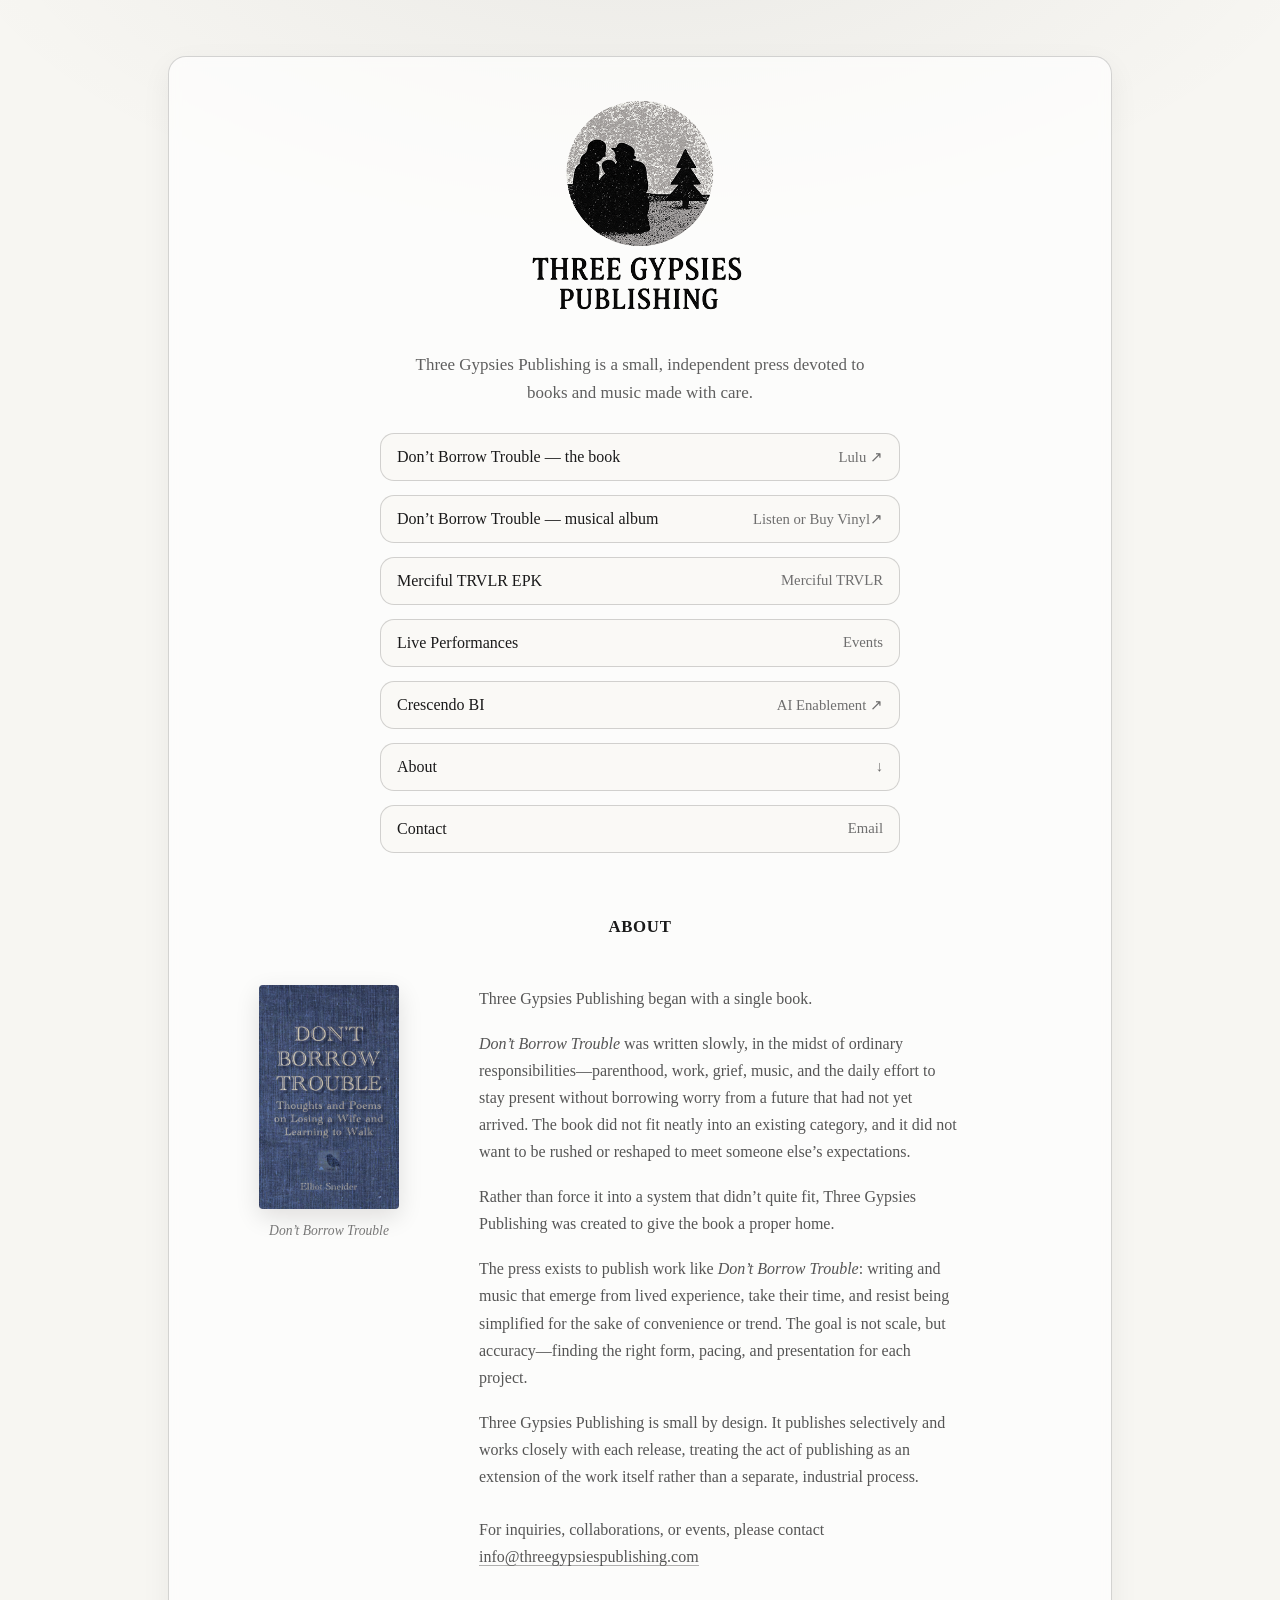
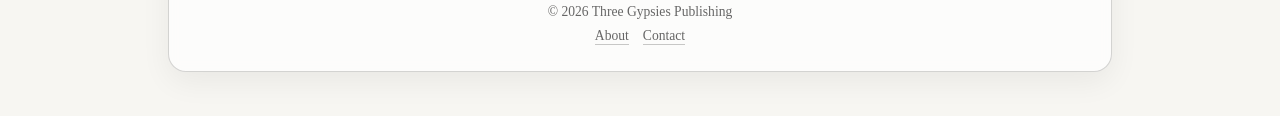
<file: index.html>
<!DOCTYPE html>
<html lang="en">
<head>
  <meta charset="UTF-8" />
  <meta name="viewport" content="width=device-width, initial-scale=1" />

  <title>Three Gypsies Publishing</title>
  <link rel="icon" type="image/png" href="/3gypsies3_favicon.png">
  <meta name="description" content="Three Gypsies Publishing is a small, independent press devoted to books and music made with care." />

  <!-- Optional: nicer link previews when you text/share the site -->
  <meta property="og:title" content="Three Gypsies Publishing" />
  <meta property="og:description" content="Books and music made with care." />
  <meta property="og:type" content="website" />
  <!-- If your logo is publicly accessible, you can set og:image later -->
  <!-- <meta property="og:image" content="https://threegypsiespublishing.com/3gypsiestransparent_store.png" /> -->

  <link rel="stylesheet" href="styles.css">

</head>

<body>
  <main class="container">
    <div class="card">
      <header>
        <img src="3gypsiestransparent_store.png" alt="Three Gypsies Publishing logo" class="logo" />
        <p class="tagline">
          Three Gypsies Publishing is a small, independent press devoted to books and music made with care.
        </p>
      </header>

      <nav class="links" aria-label="Primary links">
        <a class="button" href="https://www.lulu.com/shop/elliot-sneider/dont-borrow-trouble/paperback/product-gjd8j7k.html?q=elliot+sneider&page=1&pageSize=4" target="_blank" rel="noopener">
          <span>Don’t Borrow Trouble — the book</span>
          <span class="hint">Lulu ↗</span>
        </a>

        <a class="button" href="https://mercifultrvlr.bandcamp.com/album/dont-borrow-trouble" target="_blank" rel="noopener">
          <span>Don’t Borrow Trouble — musical album</span>
          <span class="hint">Listen or Buy Vinyl↗</span>
        </a>

        <a class="button" href="dbt-epk.html">
          <span>Merciful TRVLR EPK</span>
          <span class="hint">Merciful TRVLR</span>
        </a>
<a class="button" href="performances.html" target="_blank" rel="noopener">
          <span>Live Performances</span>
          <span class="hint">Events</span>
        </a>
<a class="button" href="https://crescendo-bi.com/" target="_blank" rel="noopener">
  <span>Crescendo BI</span>
  <span class="hint">AI Enablement ↗</span>
</a>
<a class="button" href="#about">
          <span>About</span>
          <span class="hint">↓</span>
        </a>
        <a class="button" href="mailto:info@threegypsiespublishing.com">
          <span>Contact</span>
          <span class="hint">Email</span>
        </a>
       
      </nav>

<section id="about" class="about">
  <h2>About</h2>

  <div class="about-grid">
    <!-- Book image -->
    <figure class="about-image book">
      <img src="books_img/dbt-book-cover.jpg" alt="Cover of Don’t Borrow Trouble" />
      <figcaption>
        <em>Don’t Borrow Trouble</em>
      </figcaption>
    </figure>

    <!-- Text -->
    <div class="about-text">
      <p>
        Three Gypsies Publishing began with a single book.
      </p>

      <p>
        <em>Don’t Borrow Trouble</em> was written slowly, in the midst of ordinary responsibilities—parenthood, work, grief, music, and the daily effort to stay present without borrowing worry from a future that had not yet arrived. The book did not fit neatly into an existing category, and it did not want to be rushed or reshaped to meet someone else’s expectations.
      </p>

      <p>
        Rather than force it into a system that didn’t quite fit, Three Gypsies Publishing was created to give the book a proper home.
      </p>

      <p>
        The press exists to publish work like <em>Don’t Borrow Trouble</em>: writing and music that emerge from lived experience, take their time, and resist being simplified for the sake of convenience or trend. The goal is not scale, but accuracy—finding the right form, pacing, and presentation for each project.
      </p>

      <p>
        Three Gypsies Publishing is small by design. It publishes selectively and works closely with each release, treating the act of publishing as an extension of the work itself rather than a separate, industrial process.
      </p>

      <p class="about-contact">
        For inquiries, collaborations, or events, please contact<br />
        <a href="mailto:info@threegypsiespublishing.com">info@threegypsiespublishing.com</a>
      </p>
    </div>

    <!-- Author image -->
   
  </div>
</section>
      <footer>
        © <span id="year"></span> Three Gypsies Publishing
        <div class="footer-links">
          <a href="#about">About</a>
          <a href="mailto:info@threegypsiespublishing.com">Contact</a>
        </div>
      </footer>
    </div>
  </main>

  <script>
    // small polish: keep the copyright current
    document.getElementById("year").textContent = new Date().getFullYear();
  </script>
</body>
</html>
</file>
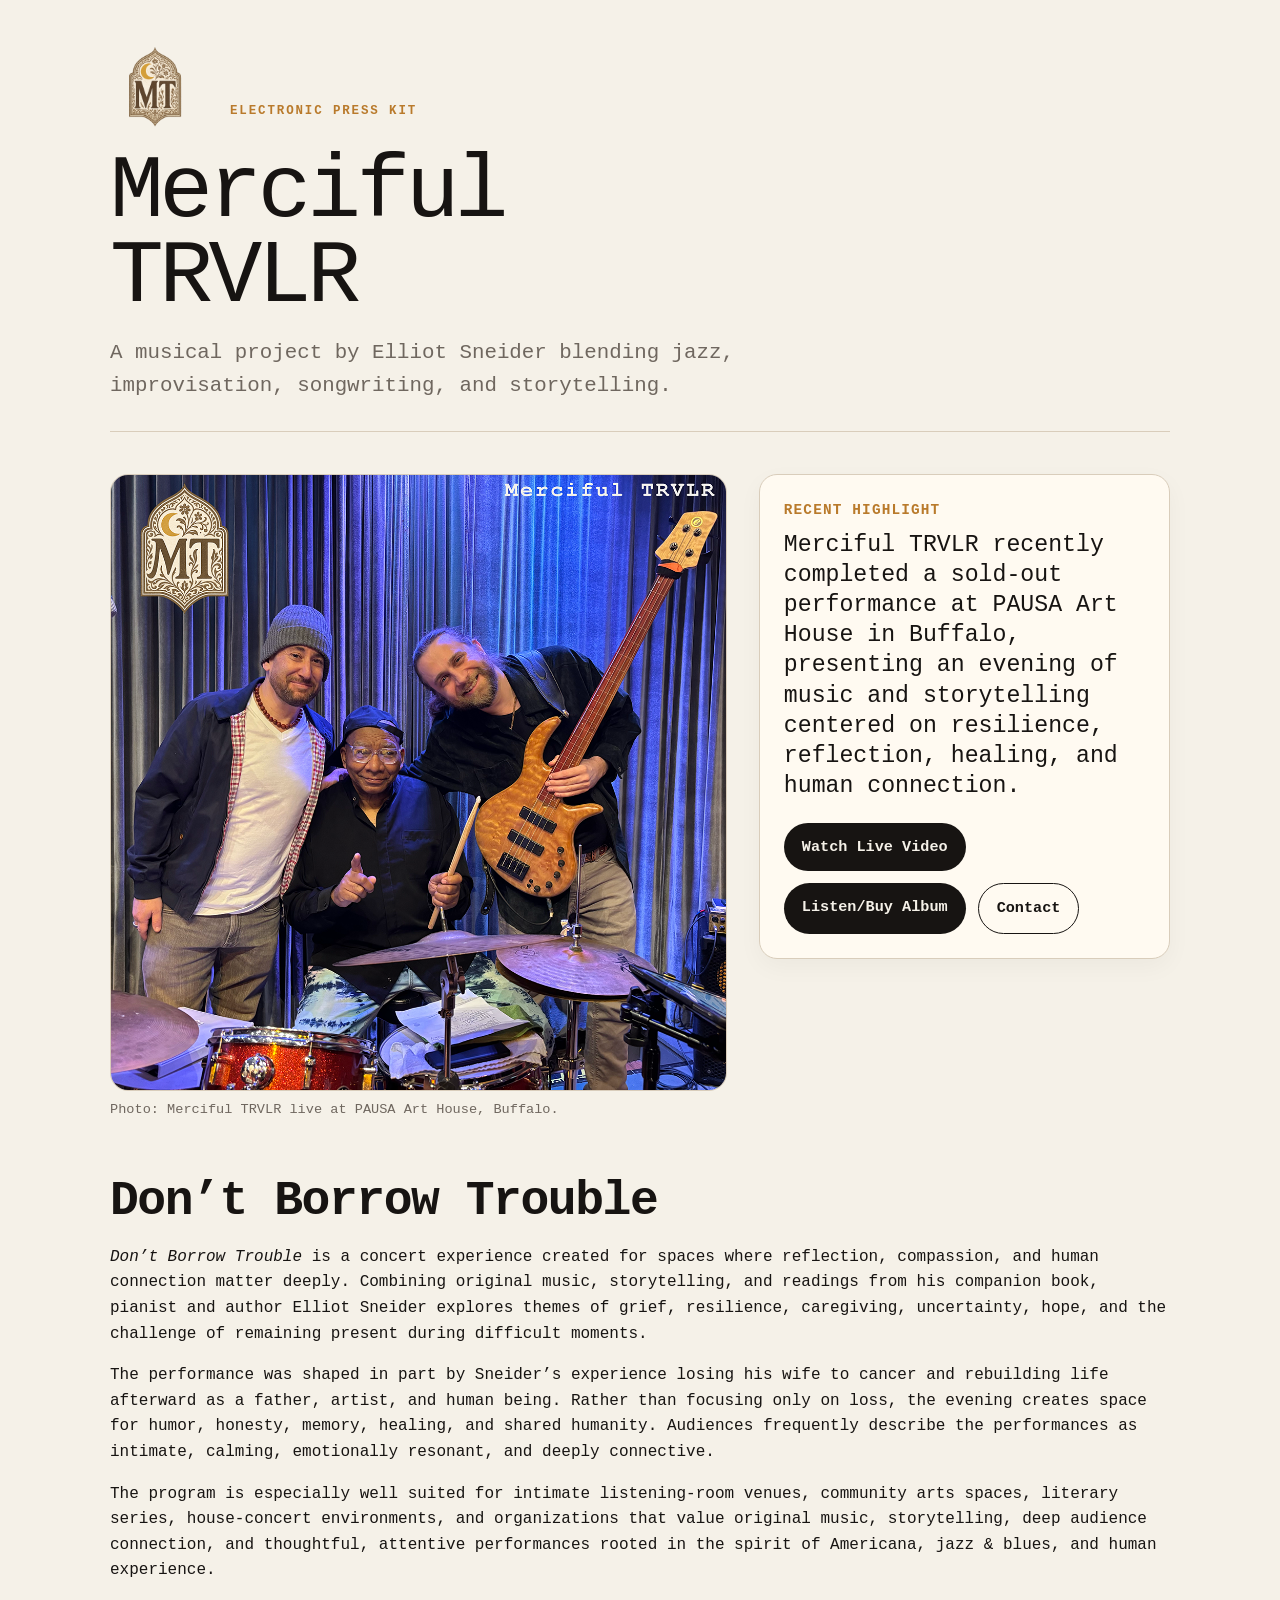
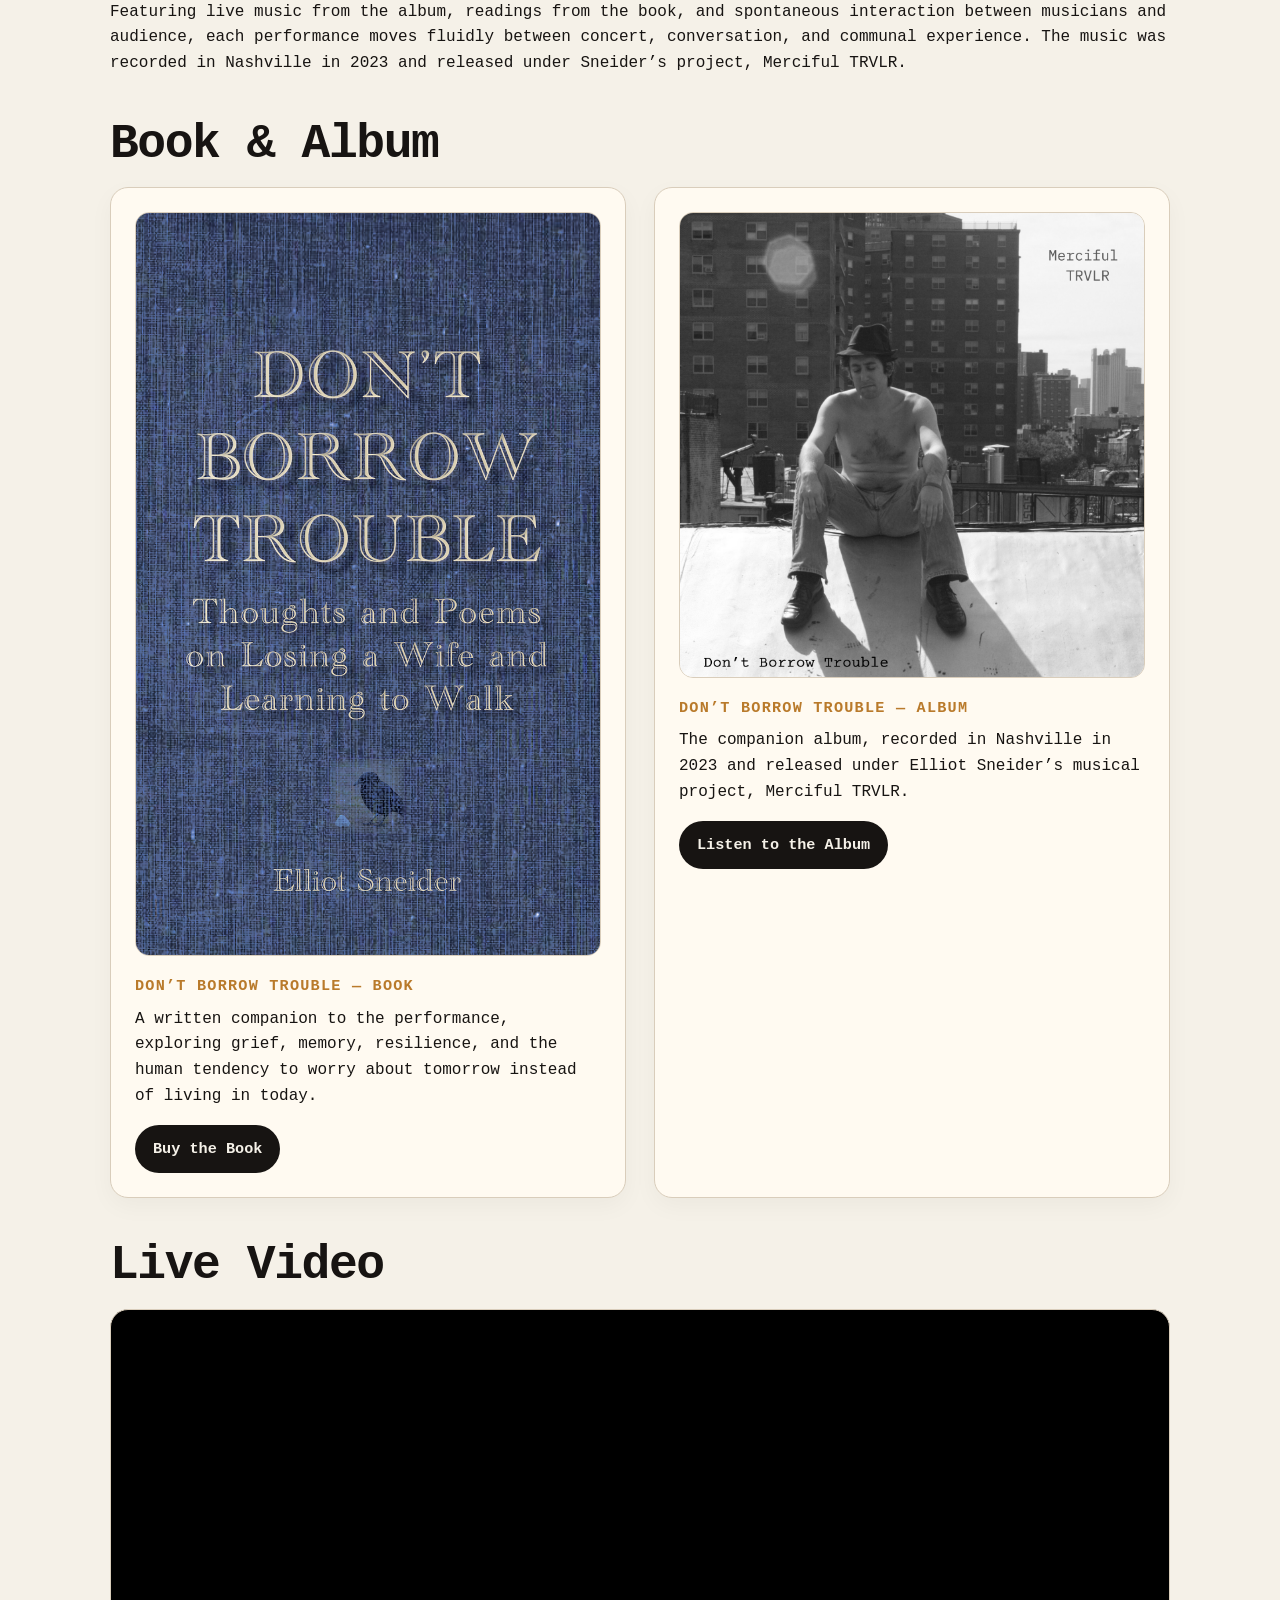
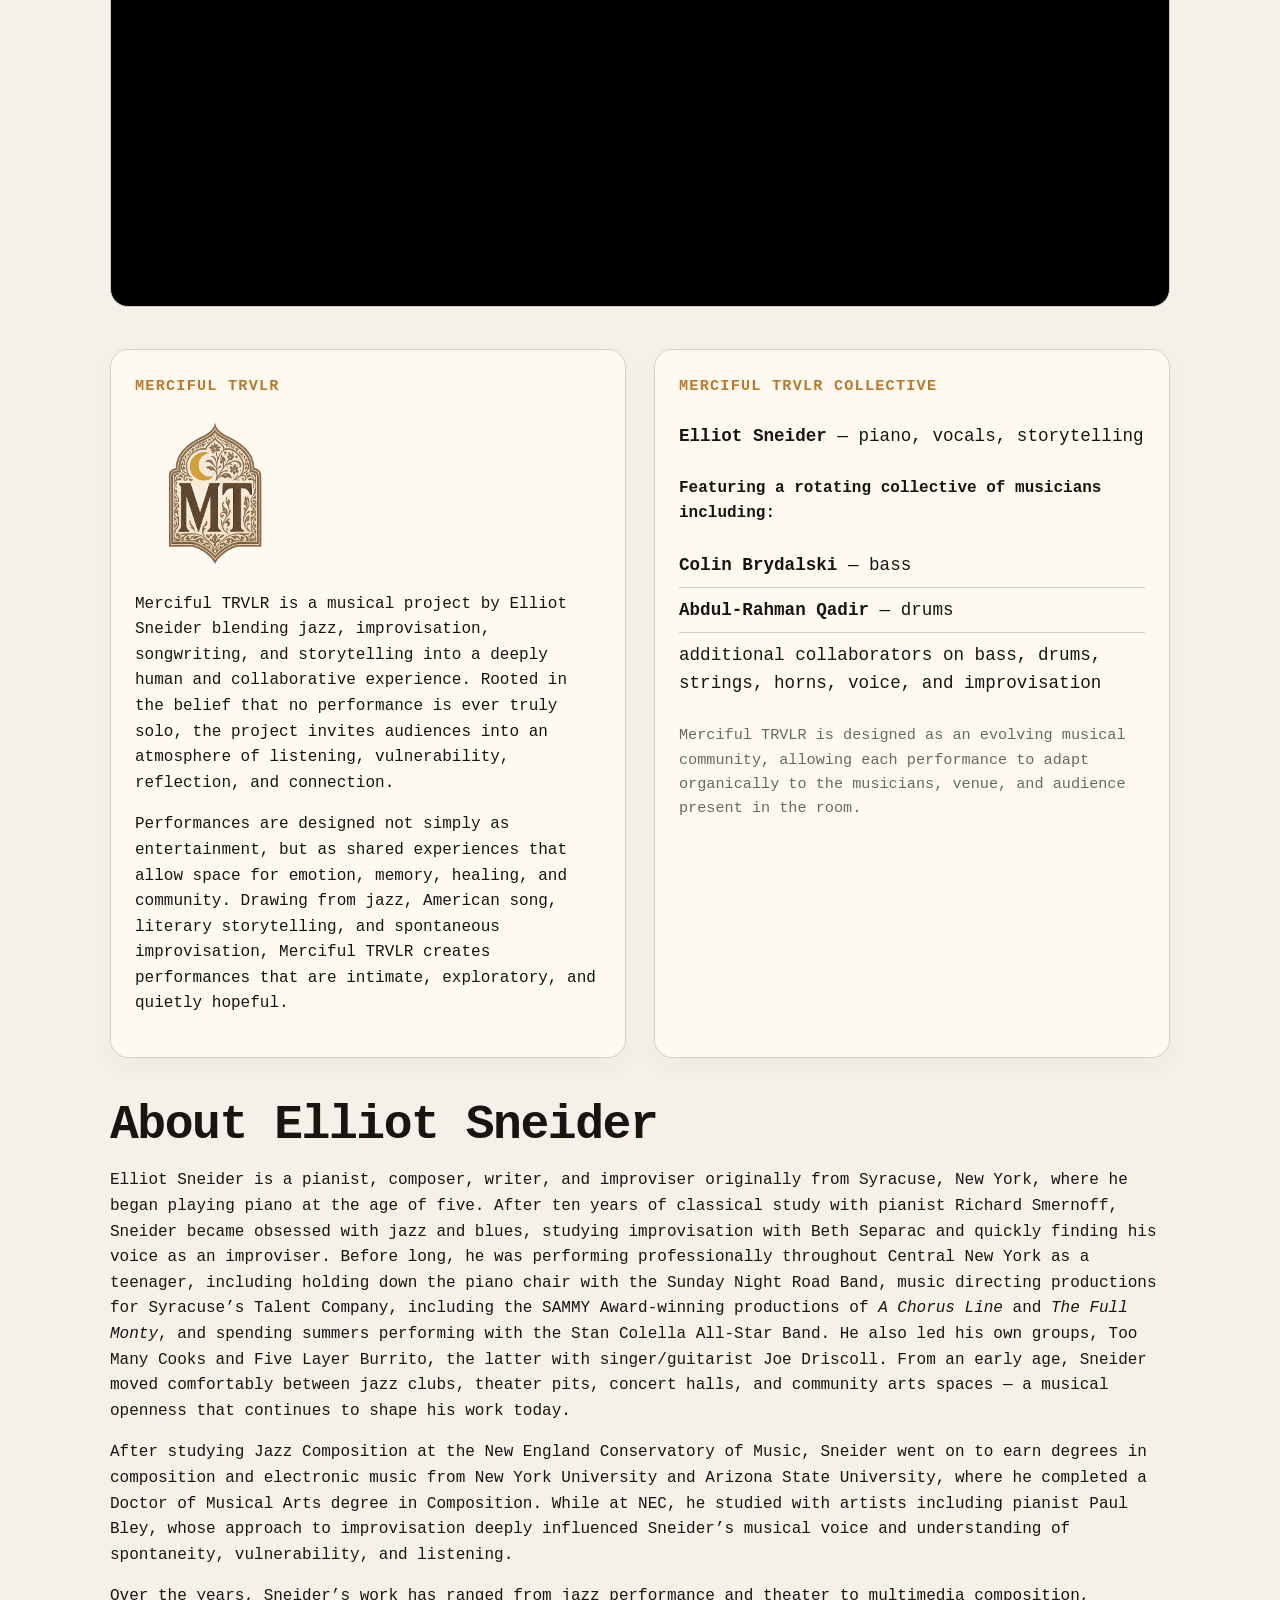
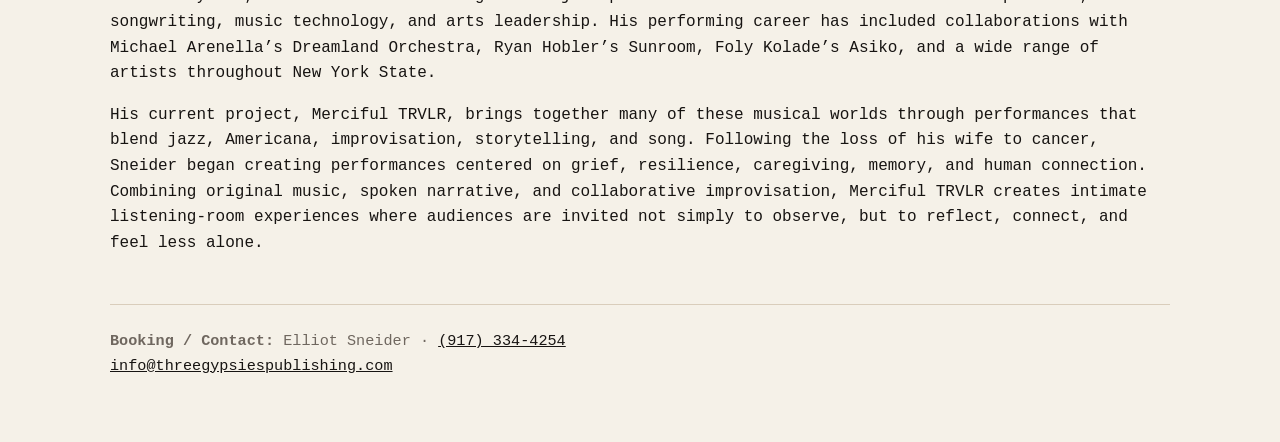
<file: dbt-epk.html>
<!DOCTYPE html>
<html lang="en">
<head>
  <meta charset="UTF-8" />
  <meta name="viewport" content="width=device-width, initial-scale=1.0" />
  <title>Merciful TRVLR | Don’t Borrow Trouble</title>
   <link rel="icon" type="image/png" href="/mt_music_img/merciful-trvlr-logo-fav.png">
<style>
    :root {
      --bg: #f5f1e8;
      --ink: #171412;
      --muted: #6f675f;
      --accent: #b97a2b;
      --card: #fffaf1;
      --line: #d9cdbb;
    }

    * {
      box-sizing: border-box;
    }

    body {
      margin: 0;
      font-family: Courier, sans-serif;
      background: var(--bg);
      color: var(--ink);
      line-height: 1.6;
    }

    .page {
      max-width: 1100px;
      margin: 0 auto;
      padding: 32px 20px 64px;
    }

header {

  position: relative;

  border-bottom: 1px solid var(--line);

  padding: 70px 0 28px;

  margin-bottom: 36px;

}

    .eyebrow {
      font-family: Courier, sans-serif;
      text-transform: uppercase;
      letter-spacing: 0.15em;
      font-size: 0.78rem;
      color: var(--accent);
      Margin-left: 120px;
	margin-bottom: 28px;
      font-weight: bold;
    }

    h1 {
        Magin-top: 10px;
font-family: 'IBM Plex Mono', monospace;

  font-weight: normal;
font-size: clamp(2.8rem, 7vw, 6rem);
      line-height: 0.95;
      margin: 0 0 16px;
      letter-spacing: -0.05em;
    }

    h2 {
      font-family: 'IBM Plex Mono', monospace;
font-size: clamp(1.7rem, 4vw, 3rem);
      line-height: 1.05;
      margin: 0 0 18px;
      letter-spacing: -0.03em;
    }

    h3 {
      font-family: 'IBM Plex Mono', monospace;
      text-transform: uppercase;
      letter-spacing: 0.08em;
      font-size: 0.95rem;
      margin-top: 0;
      color: var(--accent);
    }

    .subtitle {
      font-size: 1.3rem;
      color: var(--muted);
      max-width: 760px;
      margin: 0;
    }

    .hero-grid {
      display: grid;
      grid-template-columns: 1.2fr 0.8fr;
      gap: 32px;
      align-items: start;
      margin-bottom: 42px;
    }

    .hero-image {
      width: 100%;
      border-radius: 18px;
      border: 1px solid var(--line);
      display: block;
      background: #ddd;
    }

    .image-note {
      font-family: Courier, sans-serif;
      font-size: 0.85rem;
      color: var(--muted);
      margin-top: 8px;
    }

    .card {
      background: var(--card);
      border: 1px solid var(--line);
      border-radius: 18px;
      padding: 24px;
      box-shadow: 0 8px 24px rgba(0,0,0,0.04);
    }

    .highlight {
      font-family: Courier, sans-serif;
      font-weight: bold;
      text-transform: uppercase;
      letter-spacing: 0.08em;
      font-size: 0.9rem;
      color: var(--accent);
      margin-bottom: 8px;
    }

    .big-line {
      font-size: 1.45rem;
      line-height: 1.3;
      margin: 0;
    }

    section {
      margin: 42px 0;
    }

    .two-column {
      display: grid;
      grid-template-columns: 1fr 1fr;
      gap: 28px;
    }

    .video-wrapper {
      position: relative;
      width: 100%;
      padding-top: 56.25%;
      border-radius: 18px;
      overflow: hidden;
      border: 1px solid var(--line);
      background: #000;
    }

    .video-wrapper iframe {
      position: absolute;
      inset: 0;
      width: 100%;
      height: 100%;
      border: 0;
    }

    .band-list {
      list-style: none;
      padding: 0;
      margin: 0;
      font-size: 1.1rem;
    }

    .band-list li {
      padding: 8px 0;
      border-bottom: 1px solid var(--line);
    }

    .band-list li:last-child {
      border-bottom: 0;
    }

    .cta-row {
      display: flex;
      flex-wrap: wrap;
      gap: 12px;
      margin-top: 22px;
    }

    .button {
      display: inline-block;
      padding: 12px 18px;
      border-radius: 999px;
      font-family: Courier, sans-serif;
      font-size: 0.95rem;
      font-weight: bold;
      text-decoration: none;
      color: var(--bg);
      background: var(--ink);
    }

    .button.secondary {
      color: var(--ink);
      background: transparent;
      border: 1px solid var(--ink);
    }



.logo-mark {

  position: absolute;

  top: 10px;

  left: 0;

  max-width: 90px;

  width: 100%;

  height: auto;

  display: block;

}

    .band-logo-small {
      max-width: 160px;
      width: 100%;
      height: auto;
      display: block;
      margin: 0 0 18px;
    }

    .release-grid {
      display: grid;
      grid-template-columns: 1fr 1fr;
      gap: 28px;
    }

    .release-card img {
      width: 100%;
      border-radius: 14px;
      border: 1px solid var(--line);
      display: block;
      margin-bottom: 18px;
      background: #ddd;
    }

    .release-card h3 {
      margin-bottom: 8px;
    }

    .release-card p {
      margin-top: 0;
    }

    footer {
      border-top: 1px solid var(--line);
      margin-top: 48px;
      padding-top: 24px;
      font-family: Courier, sans-serif;
      color: var(--muted);
      font-size: 0.95rem;
    }

    footer a {
      color: var(--ink);
    }

    @media (max-width: 800px) {
      .logo-mark {
	max-width: 110px;
top: 18px;
}.hero-grid,
      .two-column,
      .release-grid {
        grid-template-columns: 1fr;
      }

      .page {
        padding-top: 22px;
      }
    }
  </style>
</head>
<body>
  <main class="page">
    <header>
      <img class="logo-mark" src="mt_music_img/merciful-trvlr-logo.png" alt="Merciful TRVLR logo" />
      <div class="eyebrow">Electronic Press Kit</div>
      <h1>Merciful<br> TRVLR</h1>
      <p class="subtitle">A musical project by Elliot Sneider blending jazz, improvisation, songwriting, and storytelling.</p>
    </header>

    <section class="hero-grid">
      <div>
        <img class="hero-image" src="mt_music_img/MT_Band_DBTRelease.png" alt="Merciful TRVLR performing live" />
        <p class="image-note">Photo: Merciful TRVLR live at PAUSA Art House, Buffalo.</p>
      </div>

      <aside class="card">
        <div class="highlight">Recent Highlight</div>
        <p class="big-line">Merciful TRVLR recently completed a sold-out performance at PAUSA Art House in Buffalo, presenting an evening of music and storytelling centered on resilience, reflection, healing, and human connection.</p>
        <div class="cta-row">
          <a class="button" href="https://youtu.be/ImE8EL6710U" target="_blank" rel="noopener">Watch Live Video</a>
          <a class="button" href="https://mercifultrvlr.bandcamp.com/album/dont-borrow-trouble" target="_blank" rel="noopener">Listen/Buy Album</a>
<a class="button secondary" href="mailto:info@threegypsiespublishing.com">Contact</a>
        </div>
      </aside>
    </section>

    <section>
      <h2>Don’t Borrow Trouble</h2>
      <p><em>Don’t Borrow Trouble</em> is a concert experience created for spaces where reflection, compassion, and human connection matter deeply. Combining original music, storytelling, and readings from his companion book, pianist and author Elliot Sneider explores themes of grief, resilience, caregiving, uncertainty, hope, and the challenge of remaining present during difficult moments.</p>
      <p>The performance was shaped in part by Sneider’s experience losing his wife to cancer and rebuilding life afterward as a father, artist, and human being. Rather than focusing only on loss, the evening creates space for humor, honesty, memory, healing, and shared humanity. Audiences frequently describe the performances as intimate, calming, emotionally resonant, and deeply connective.</p>
      <p>The program is especially well suited for intimate listening-room venues, community arts spaces, literary series, house-concert environments, and organizations that value original music, storytelling, deep audience connection, and thoughtful, attentive performances rooted in the spirit of Americana, jazz & blues, and human experience.</p>
      <p>Featuring live music from the album, readings from the book, and spontaneous interaction between musicians and audience, each performance moves fluidly between concert, conversation, and communal experience. The music was recorded in Nashville in 2023 and released under Sneider’s project, Merciful TRVLR.</p>
    </section>



    <section>
      <h2>Book &amp; Album</h2>
      <div class="release-grid">
        <div class="card release-card">
          <img src="books_img/dbt-book-cover.jpg" alt="Don’t Borrow Trouble book cover" />
          <h3>Don’t Borrow Trouble — Book</h3>
          <p>A written companion to the performance, exploring grief, memory, resilience, and the human tendency to worry about tomorrow instead of living in today.</p>
          <a class="button" href="https://www.lulu.com/shop/elliot-sneider/dont-borrow-trouble/paperback/product-gjd8j7k.html?q=elliot+sneider&page=1&pageSize=4" target="_blank" rel="noopener">Buy the Book</a>
        </div>

        <div class="card release-card">
          <img src="mt_music_img/dbt-album-cover.png" alt="Don’t Borrow Trouble album cover" />
          <h3>Don’t Borrow Trouble — Album</h3>
          <p>The companion album, recorded in Nashville in 2023 and released under Elliot Sneider’s musical project, Merciful TRVLR.</p>
          <a class="button" href="https://mercifultrvlr.hearnow.com/" target="_blank" rel="noopener">Listen to the Album</a>
        </div>
      </div>
    </section>

    <section>
      <h2>Live Video</h2>
      <div class="video-wrapper">
        <iframe src="https://www.youtube.com/embed/ImE8EL6710U" title="Merciful TRVLR live video" allow="accelerometer; autoplay; clipboard-write; encrypted-media; gyroscope; picture-in-picture; web-share" allowfullscreen></iframe>
      </div>
    </section>

    <section class="two-column">
      <div class="card">
        <h3>Merciful TRVLR</h3>
        <img class="band-logo-small" src="mt_music_img/merciful-trvlr-logo.png" alt="Merciful TRVLR logo" />
        <p>Merciful TRVLR is a musical project by Elliot Sneider blending jazz, improvisation, songwriting, and storytelling into a deeply human and collaborative experience. Rooted in the belief that no performance is ever truly solo, the project invites audiences into an atmosphere of listening, vulnerability, reflection, and connection.</p>
        <p>Performances are designed not simply as entertainment, but as shared experiences that allow space for emotion, memory, healing, and community. Drawing from jazz, American song, literary storytelling, and spontaneous improvisation, Merciful TRVLR creates performances that are intimate, exploratory, and quietly hopeful.</p>
      </div>

      <div class="card">
        <h3>Merciful TRVLR Collective</h3>
        <ul class="band-list">
          <li><strong>Elliot Sneider</strong> — piano, vocals, storytelling</li>
        </ul>

        <p style="margin-top:18px;"><strong>Featuring a rotating collective of musicians including:</strong></p>

        <ul class="band-list">
          <li><strong>Colin Brydalski</strong> — bass</li>
          <li><strong>Abdul-Rahman Qadir</strong> — drums</li>
          <li>additional collaborators on bass, drums, strings, horns, voice, and improvisation</li>
        </ul>

        <p style="margin-top:18px; color: var(--muted); font-size:0.95rem;">
          Merciful TRVLR is designed as an evolving musical community, allowing each performance to adapt organically to the musicians, venue, and audience present in the room.
        </p>
      </div>
    </section>

    <section>
      <h2>About Elliot Sneider</h2>
     <p>Elliot Sneider is a pianist, composer, writer, and improviser originally from Syracuse, New York, where he began playing piano at the age of five. After ten years of classical study with pianist Richard Smernoff, Sneider became obsessed with jazz and blues, studying improvisation with Beth Separac and quickly finding his voice as an improviser. Before long, he was performing professionally throughout Central New York as a teenager, including holding down the piano chair with the Sunday Night Road Band, music directing productions for Syracuse’s Talent Company, including the SAMMY Award-winning productions of <em>A Chorus Line</em> and <em>The Full Monty</em>, and spending summers performing with the Stan Colella All-Star Band. He also led his own groups, Too Many Cooks and Five Layer Burrito, the latter with singer/guitarist Joe Driscoll. From an early age, Sneider moved comfortably between jazz clubs, theater pits, concert halls, and community arts spaces — a musical openness that continues to shape his work today.</p>

<p>After studying Jazz Composition at the New England Conservatory of Music, Sneider went on to earn degrees in composition and electronic music from New York University and Arizona State University, where he completed a Doctor of Musical Arts degree in Composition. While at NEC, he studied with artists including pianist Paul Bley, whose approach to improvisation deeply influenced Sneider’s musical voice and understanding of spontaneity, vulnerability, and listening.</p>

<p>Over the years, Sneider’s work has ranged from jazz performance and theater to multimedia composition, songwriting, music technology, and arts leadership. His performing career has included collaborations with Michael Arenella’s Dreamland Orchestra, Ryan Hobler’s Sunroom, Foly Kolade’s Asiko, and a wide range of artists throughout New York State.</p>

<p>His current project, Merciful TRVLR, brings together many of these musical worlds through performances that blend jazz, Americana, improvisation, storytelling, and song. Following the loss of his wife to cancer, Sneider began creating performances centered on grief, resilience, caregiving, memory, and human connection. Combining original music, spoken narrative, and collaborative improvisation, Merciful TRVLR creates intimate listening-room experiences where audiences are invited not simply to observe, but to reflect, connect, and feel less alone.</p>
    </section>

    <footer>
      <strong>Booking / Contact:</strong> Elliot Sneider · <a href="tel:19173344254">(917) 334-4254</a><br />
      <!-- Replace with your preferred email or booking link -->
      <a href="mailto:info@threegypsiespublishing.com">info@threegypsiespublishing.com</a>
    </footer>
  </main>
</body>
</html>
</file>
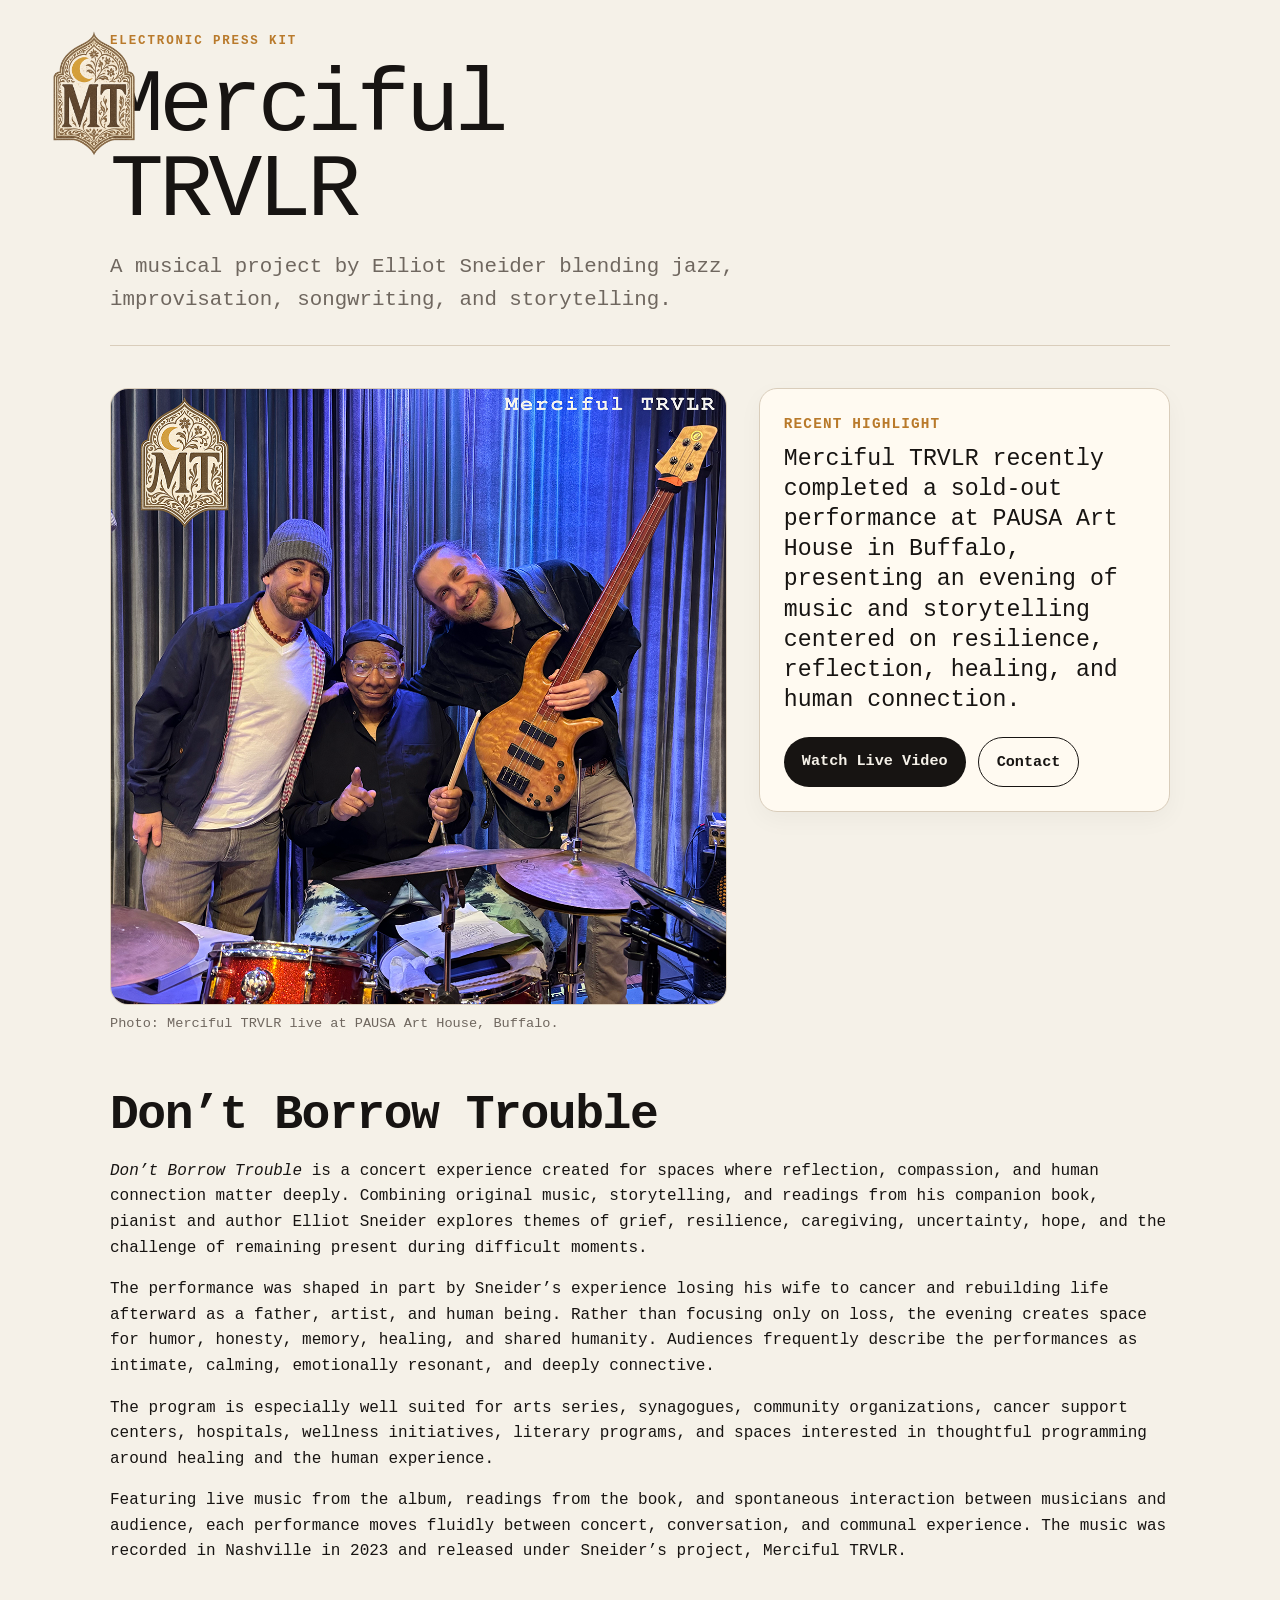
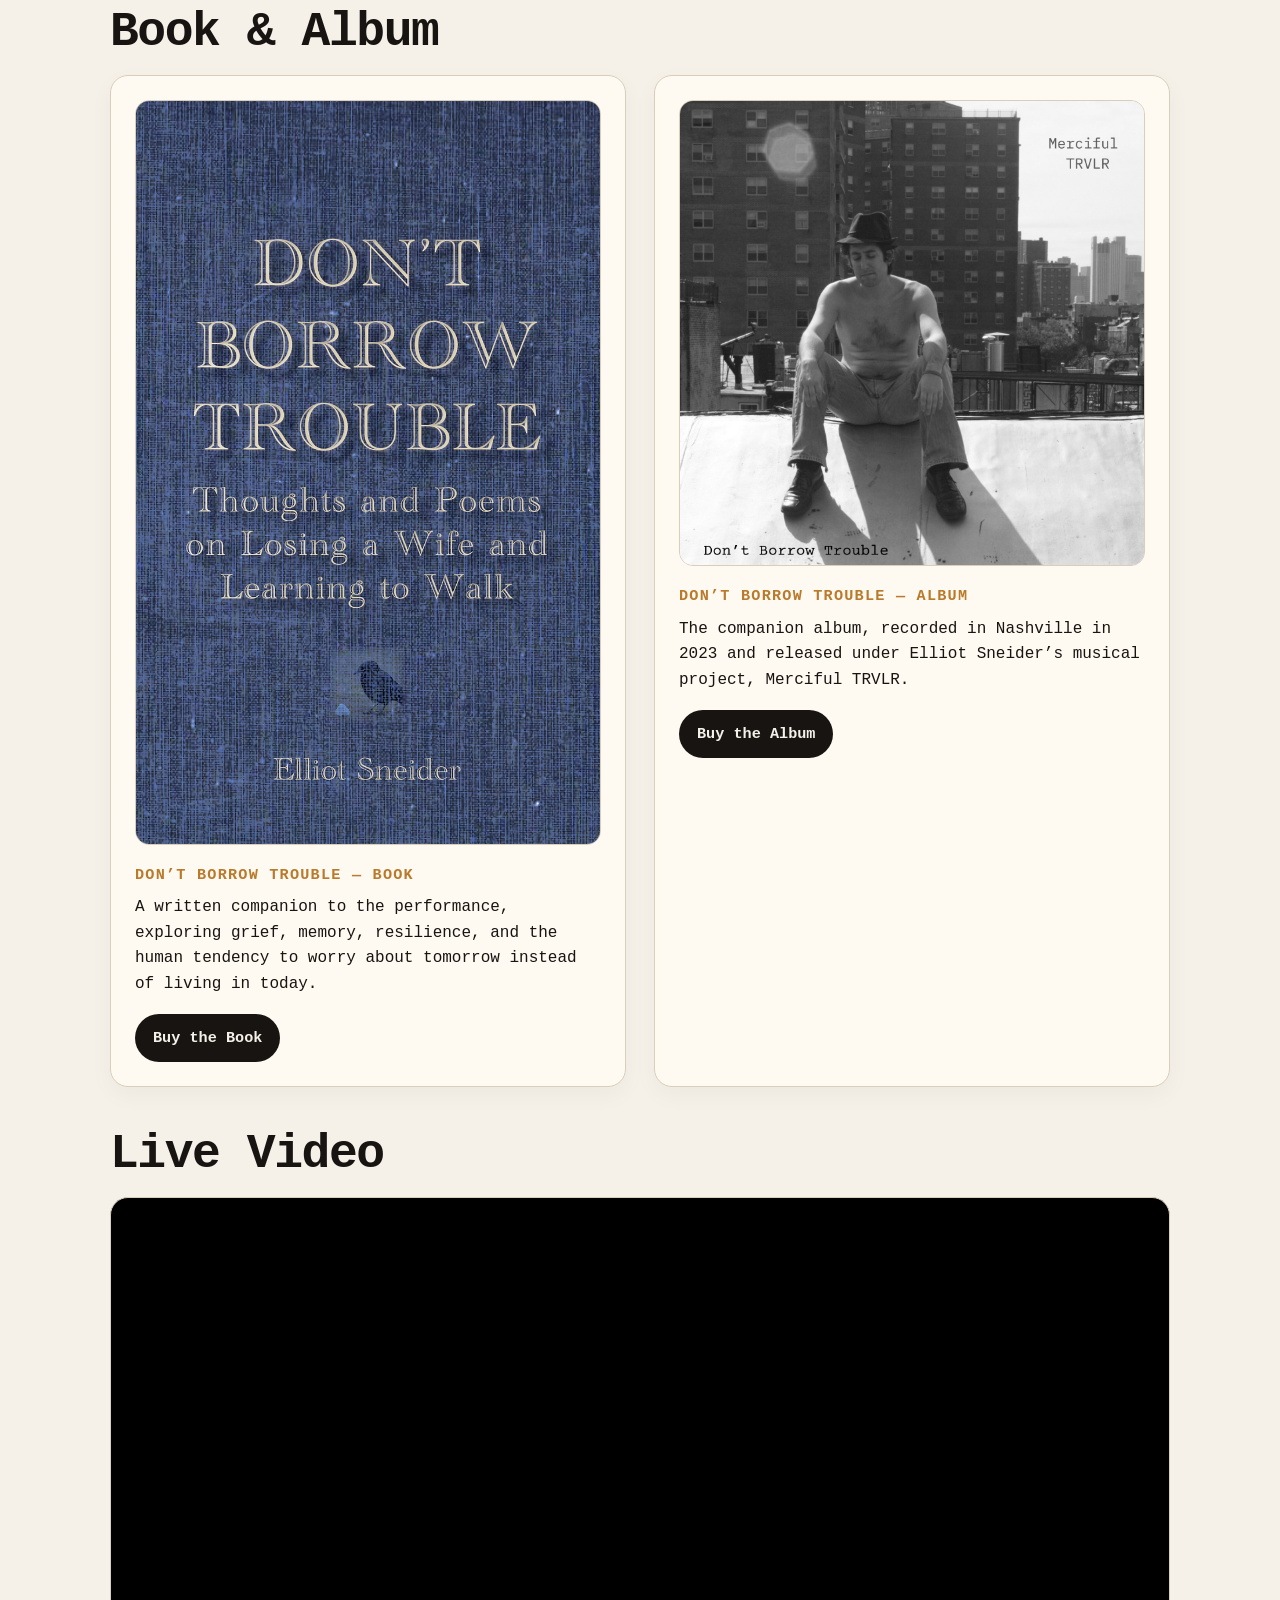
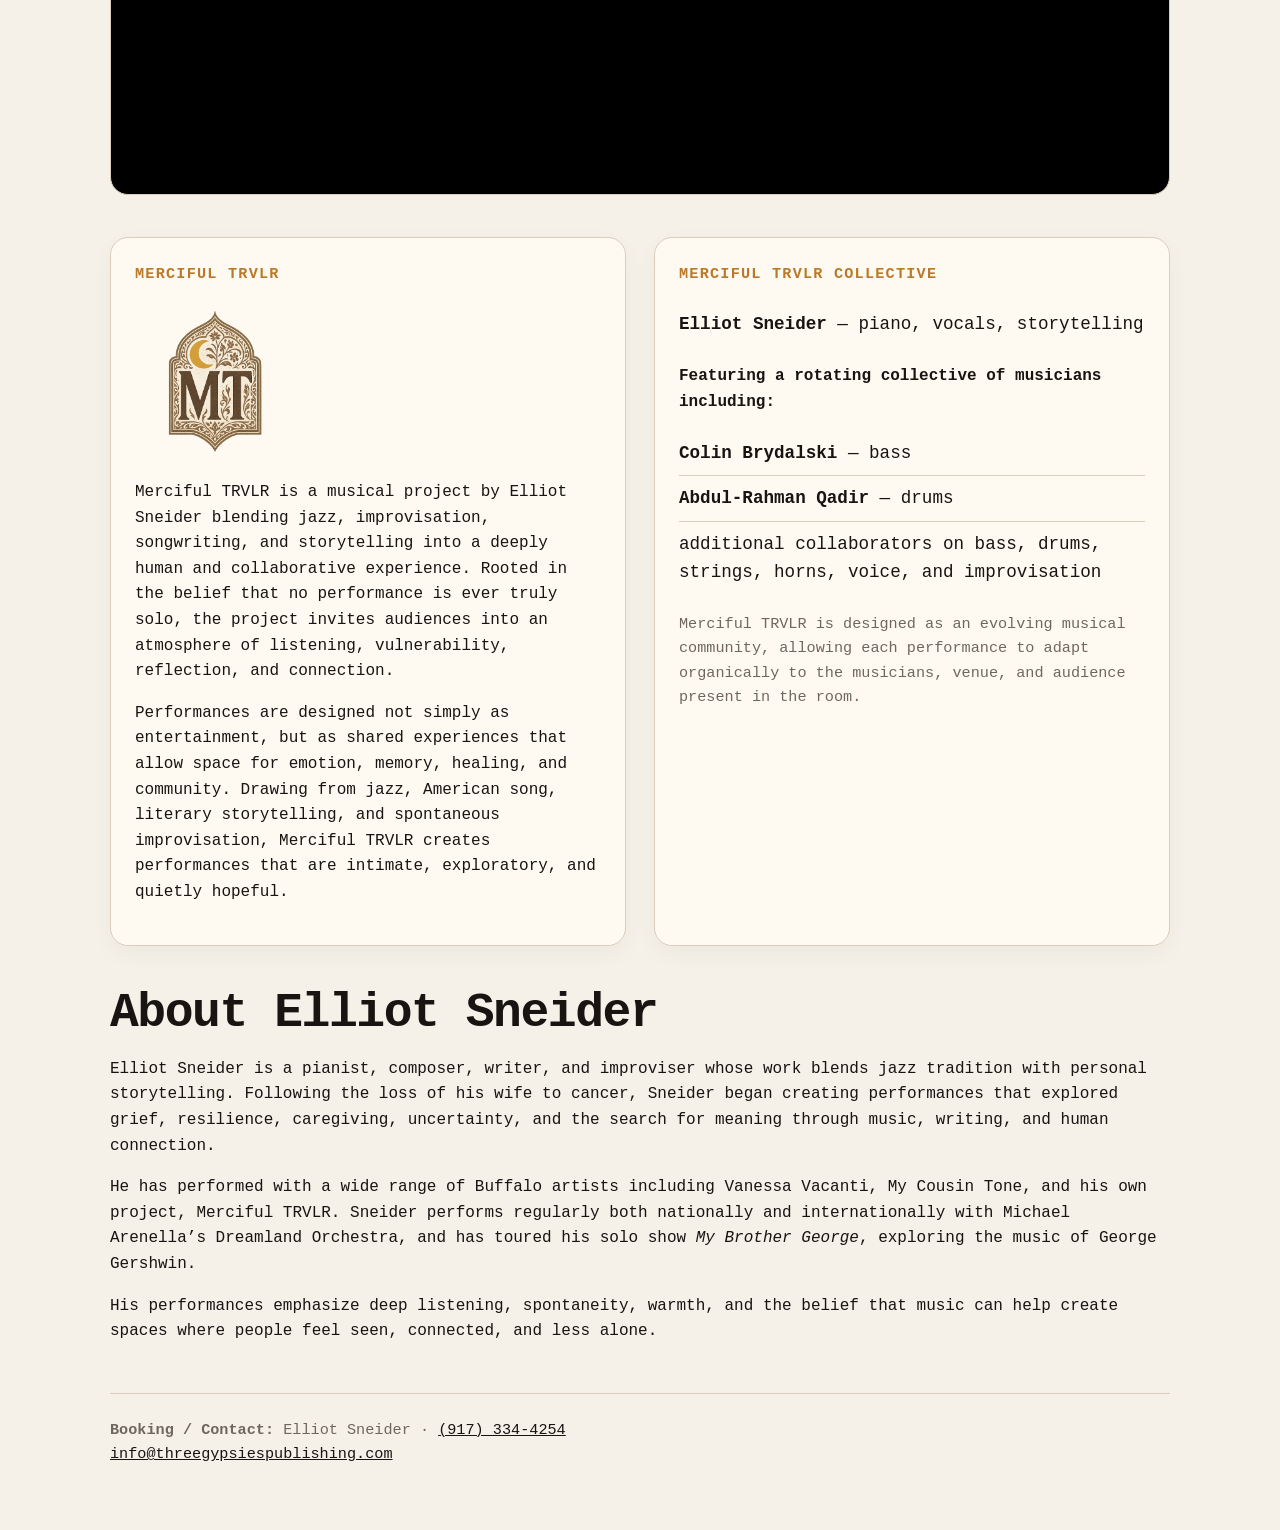
<file: dont-borrow-trouble-performance.html>
<!DOCTYPE html>
<html lang="en">
<head>
  <meta charset="UTF-8" />
  <meta name="viewport" content="width=device-width, initial-scale=1.0" />
  <title>Merciful TRVLR | Don’t Borrow Trouble</title>
  <style>
    :root {
      --bg: #f5f1e8;
      --ink: #171412;
      --muted: #6f675f;
      --accent: #b97a2b;
      --card: #fffaf1;
      --line: #d9cdbb;
    }

    * {
      box-sizing: border-box;
    }

    body {
      margin: 0;
      font-family: Courier, sans-serif;
      background: var(--bg);
      color: var(--ink);
      line-height: 1.6;
    }

    .page {
      max-width: 1100px;
      margin: 0 auto;
      padding: 32px 20px 64px;
    }

    header {
      border-bottom: 1px solid var(--line);
      padding-bottom: 28px;
      margin-bottom: 36px;
    }

    .eyebrow {
      font-family: Courier, sans-serif;
      text-transform: uppercase;
      letter-spacing: 0.15em;
      font-size: 0.78rem;
      color: var(--accent);
      margin-bottom: 12px;
      font-weight: bold;
    }

    h1 {
        font-family: 'IBM Plex Mono', monospace;

  font-weight: normal;
font-size: clamp(2.8rem, 7vw, 6rem);
      line-height: 0.95;
      margin: 0 0 16px;
      letter-spacing: -0.05em;
    }

    h2 {
      font-family: 'IBM Plex Mono', monospace;
font-size: clamp(1.7rem, 4vw, 3rem);
      line-height: 1.05;
      margin: 0 0 18px;
      letter-spacing: -0.03em;
    }

    h3 {
      font-family: 'IBM Plex Mono', monospace;
      text-transform: uppercase;
      letter-spacing: 0.08em;
      font-size: 0.95rem;
      margin-top: 0;
      color: var(--accent);
    }

    .subtitle {
      font-size: 1.3rem;
      color: var(--muted);
      max-width: 760px;
      margin: 0;
    }

    .hero-grid {
      display: grid;
      grid-template-columns: 1.2fr 0.8fr;
      gap: 32px;
      align-items: start;
      margin-bottom: 42px;
    }

    .hero-image {
      width: 100%;
      border-radius: 18px;
      border: 1px solid var(--line);
      display: block;
      background: #ddd;
    }

    .image-note {
      font-family: Courier, sans-serif;
      font-size: 0.85rem;
      color: var(--muted);
      margin-top: 8px;
    }

    .card {
      background: var(--card);
      border: 1px solid var(--line);
      border-radius: 18px;
      padding: 24px;
      box-shadow: 0 8px 24px rgba(0,0,0,0.04);
    }

    .highlight {
      font-family: Courier, sans-serif;
      font-weight: bold;
      text-transform: uppercase;
      letter-spacing: 0.08em;
      font-size: 0.9rem;
      color: var(--accent);
      margin-bottom: 8px;
    }

    .big-line {
      font-size: 1.45rem;
      line-height: 1.3;
      margin: 0;
    }

    section {
      margin: 42px 0;
    }

    .two-column {
      display: grid;
      grid-template-columns: 1fr 1fr;
      gap: 28px;
    }

    .video-wrapper {
      position: relative;
      width: 100%;
      padding-top: 56.25%;
      border-radius: 18px;
      overflow: hidden;
      border: 1px solid var(--line);
      background: #000;
    }

    .video-wrapper iframe {
      position: absolute;
      inset: 0;
      width: 100%;
      height: 100%;
      border: 0;
    }

    .band-list {
      list-style: none;
      padding: 0;
      margin: 0;
      font-size: 1.1rem;
    }

    .band-list li {
      padding: 8px 0;
      border-bottom: 1px solid var(--line);
    }

    .band-list li:last-child {
      border-bottom: 0;
    }

    .cta-row {
      display: flex;
      flex-wrap: wrap;
      gap: 12px;
      margin-top: 22px;
    }

    .button {
      display: inline-block;
      padding: 12px 18px;
      border-radius: 999px;
      font-family: Courier, sans-serif;
      font-size: 0.95rem;
      font-weight: bold;
      text-decoration: none;
      color: var(--bg);
      background: var(--ink);
    }

    .button.secondary {
      color: var(--ink);
      background: transparent;
      border: 1px solid var(--ink);
    }



    .logo-mark {
	position: absolute;
  top: 24px;
  left: 24px;
  max-width: 140px;
  width: 100%;
  height: auto;
  display: block;

}

    .band-logo-small {
      max-width: 160px;
      width: 100%;
      height: auto;
      display: block;
      margin: 0 0 18px;
    }

    .release-grid {
      display: grid;
      grid-template-columns: 1fr 1fr;
      gap: 28px;
    }

    .release-card img {
      width: 100%;
      border-radius: 14px;
      border: 1px solid var(--line);
      display: block;
      margin-bottom: 18px;
      background: #ddd;
    }

    .release-card h3 {
      margin-bottom: 8px;
    }

    .release-card p {
      margin-top: 0;
    }

    footer {
      border-top: 1px solid var(--line);
      margin-top: 48px;
      padding-top: 24px;
      font-family: Courier, sans-serif;
      color: var(--muted);
      font-size: 0.95rem;
    }

    footer a {
      color: var(--ink);
    }

    @media (max-width: 800px) {
      .hero-grid,
      .two-column,
      .release-grid {
        grid-template-columns: 1fr;
      }

      .page {
        padding-top: 22px;
      }
    }
  </style>
</head>
<body>
  <main class="page">
    <header>
      <img class="logo-mark" src="mt_music_img/merciful-trvlr-logo.png" alt="Merciful TRVLR logo" />
      <div class="eyebrow">Electronic Press Kit</div>
      <h1>Merciful<br> TRVLR</h1>
      <p class="subtitle">A musical project by Elliot Sneider blending jazz, improvisation, songwriting, and storytelling.</p>
    </header>

    <section class="hero-grid">
      <div>
        <!-- Replace band-photo.jpg with your actual image file name or URL -->
        <img class="hero-image" src="mt_music_img/MT_Band_DBTRelease.png" alt="Merciful TRVLR performing live" />
        <p class="image-note">Photo: Merciful TRVLR live at PAUSA Art House, Buffalo.</p>
      </div>

      <aside class="card">
        <div class="highlight">Recent Highlight</div>
        <p class="big-line">Merciful TRVLR recently completed a sold-out performance at PAUSA Art House in Buffalo, presenting an evening of music and storytelling centered on resilience, reflection, healing, and human connection.</p>
        <div class="cta-row">
          <a class="button" href="https://youtu.be/ImE8EL6710U" target="_blank" rel="noopener">Watch Live Video</a>
          <a class="button secondary" href="mailto:info@threegypsiespublishing.com">Contact</a>
        </div>
      </aside>
    </section>

    <section>
      <h2>Don’t Borrow Trouble</h2>
      <p><em>Don’t Borrow Trouble</em> is a concert experience created for spaces where reflection, compassion, and human connection matter deeply. Combining original music, storytelling, and readings from his companion book, pianist and author Elliot Sneider explores themes of grief, resilience, caregiving, uncertainty, hope, and the challenge of remaining present during difficult moments.</p>
      <p>The performance was shaped in part by Sneider’s experience losing his wife to cancer and rebuilding life afterward as a father, artist, and human being. Rather than focusing only on loss, the evening creates space for humor, honesty, memory, healing, and shared humanity. Audiences frequently describe the performances as intimate, calming, emotionally resonant, and deeply connective.</p>
      <p>The program is especially well suited for arts series, synagogues, community organizations, cancer support centers, hospitals, wellness initiatives, literary programs, and spaces interested in thoughtful programming around healing and the human experience.</p>
      <p>Featuring live music from the album, readings from the book, and spontaneous interaction between musicians and audience, each performance moves fluidly between concert, conversation, and communal experience. The music was recorded in Nashville in 2023 and released under Sneider’s project, Merciful TRVLR.</p>
    </section>



    <section>
      <h2>Book &amp; Album</h2>
      <div class="release-grid">
        <div class="card release-card">
          <img src="books_img/dbt-book-cover.jpg" alt="Don’t Borrow Trouble book cover" />
          <h3>Don’t Borrow Trouble — Book</h3>
          <p>A written companion to the performance, exploring grief, memory, resilience, and the human tendency to worry about tomorrow instead of living in today.</p>
          <a class="button" href="BOOK_BUY_LINK" target="_blank" rel="noopener">Buy the Book</a>
        </div>

        <div class="card release-card">
          <img src="mt_music_img/dbt-album-cover.png" alt="Don’t Borrow Trouble album cover" />
          <h3>Don’t Borrow Trouble — Album</h3>
          <p>The companion album, recorded in Nashville in 2023 and released under Elliot Sneider’s musical project, Merciful TRVLR.</p>
          <a class="button" href="ALBUM_BUY_LINK" target="_blank" rel="noopener">Buy the Album</a>
        </div>
      </div>
    </section>

    <section>
      <h2>Live Video</h2>
      <div class="video-wrapper">
        <iframe src="https://www.youtube.com/embed/ImE8EL6710U" title="Merciful TRVLR live video" allow="accelerometer; autoplay; clipboard-write; encrypted-media; gyroscope; picture-in-picture; web-share" allowfullscreen></iframe>
      </div>
    </section>

    <section class="two-column">
      <div class="card">
        <h3>Merciful TRVLR</h3>
        <img class="band-logo-small" src="mt_music_img/merciful-trvlr-logo.png" alt="Merciful TRVLR logo" />
        <p>Merciful TRVLR is a musical project by Elliot Sneider blending jazz, improvisation, songwriting, and storytelling into a deeply human and collaborative experience. Rooted in the belief that no performance is ever truly solo, the project invites audiences into an atmosphere of listening, vulnerability, reflection, and connection.</p>
        <p>Performances are designed not simply as entertainment, but as shared experiences that allow space for emotion, memory, healing, and community. Drawing from jazz, American song, literary storytelling, and spontaneous improvisation, Merciful TRVLR creates performances that are intimate, exploratory, and quietly hopeful.</p>
      </div>

      <div class="card">
        <h3>Merciful TRVLR Collective</h3>
        <ul class="band-list">
          <li><strong>Elliot Sneider</strong> — piano, vocals, storytelling</li>
        </ul>

        <p style="margin-top:18px;"><strong>Featuring a rotating collective of musicians including:</strong></p>

        <ul class="band-list">
          <li><strong>Colin Brydalski</strong> — bass</li>
          <li><strong>Abdul-Rahman Qadir</strong> — drums</li>
          <li>additional collaborators on bass, drums, strings, horns, voice, and improvisation</li>
        </ul>

        <p style="margin-top:18px; color: var(--muted); font-size:0.95rem;">
          Merciful TRVLR is designed as an evolving musical community, allowing each performance to adapt organically to the musicians, venue, and audience present in the room.
        </p>
      </div>
    </section>

    <section>
      <h2>About Elliot Sneider</h2>
      <p>Elliot Sneider is a pianist, composer, writer, and improviser whose work blends jazz tradition with personal storytelling. Following the loss of his wife to cancer, Sneider began creating performances that explored grief, resilience, caregiving, uncertainty, and the search for meaning through music, writing, and human connection.</p>
      <p>He has performed with a wide range of Buffalo artists including Vanessa Vacanti, My Cousin Tone, and his own project, Merciful TRVLR. Sneider performs regularly both nationally and internationally with Michael Arenella’s Dreamland Orchestra, and has toured his solo show <em>My Brother George</em>, exploring the music of George Gershwin.</p>
      <p>His performances emphasize deep listening, spontaneity, warmth, and the belief that music can help create spaces where people feel seen, connected, and less alone.</p>
    </section>

    <footer>
      <strong>Booking / Contact:</strong> Elliot Sneider · <a href="tel:19173344254">(917) 334-4254</a><br />
      <!-- Replace with your preferred email or booking link -->
      <a href="mailto:info@threegypsiespublishing.com">info@threegypsiespublishing.com</a>
    </footer>
  </main>
</body>
</html>
</file>
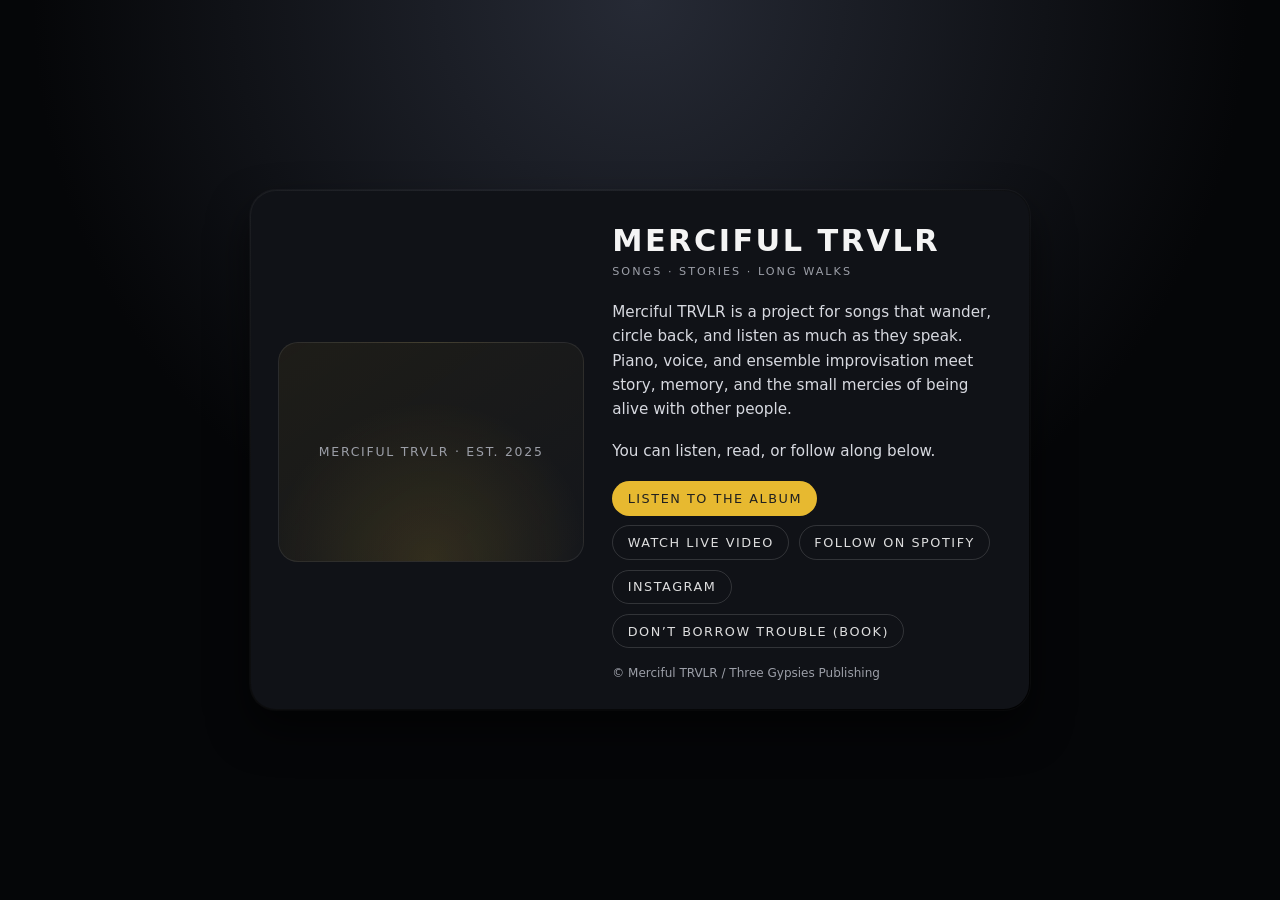
<file: merciful-trvlr.html>
<!DOCTYPE html>
<html lang="en">
<head>
  <meta charset="UTF-8" />
  <title>Merciful TRVLR</title>
  <meta name="viewport" content="width=device-width, initial-scale=1" />
  <style>
    :root {
      --bg: #050608;
      --card: #101217;
      --fg: #f4f4f4;
      --muted: #9c9fa8;
      --accent: #ffcc33;
    }

    * {
      box-sizing: border-box;
    }

    body {
      margin: 0;
      font-family: -apple-system, system-ui, BlinkMacSystemFont, "Segoe UI", sans-serif;
      background: radial-gradient(circle at top, #262a35 0, #050608 55%);
      color: var(--fg);
      min-height: 100vh;
      display: flex;
      align-items: center;
      justify-content: center;
      padding: 1.5rem;
    }

    .frame {
      max-width: 780px;
      width: 100%;
      background: linear-gradient(135deg, rgba(255,255,255,0.06), rgba(0,0,0,0.7));
      border-radius: 26px;
      padding: 1px;
      box-shadow:
        0 20px 40px rgba(0,0,0,0.6),
        0 0 0 1px rgba(255,255,255,0.04);
    }

    .inner {
      background: var(--card);
      border-radius: 25px;
      padding: 2rem 1.7rem 1.8rem;
      display: grid;
      grid-template-columns: 1.1fr 1.4fr;
      gap: 1.75rem;
      align-items: center;
    }

    .art {
      border-radius: 20px;
      border: 1px solid rgba(255,255,255,0.08);
      min-height: 220px;
      display: flex;
      align-items: center;
      justify-content: center;
      padding: 1.2rem;
      background:
        linear-gradient(145deg, rgba(255,204,51,0.06), rgba(255,255,255,0.02)),
        radial-gradient(circle at bottom, rgba(255,204,51,0.12), transparent 60%);
      text-align: center;
    }

    .art span {
      text-transform: uppercase;
      letter-spacing: 0.14em;
      font-size: 0.78rem;
      color: var(--muted);
    }

    h1 {
      margin: 0 0 0.4rem;
      font-size: 1.9rem;
      letter-spacing: 0.08em;
      text-transform: uppercase;
    }

    .subtitle {
      text-transform: uppercase;
      letter-spacing: 0.18em;
      font-size: 0.7rem;
      color: var(--muted);
      margin-bottom: 1.4rem;
    }

    p {
      margin: 0 0 1.1rem;
      font-size: 0.95rem;
      line-height: 1.6;
      color: #d7d9e0;
    }

    .links {
      display: flex;
      flex-wrap: wrap;
      gap: 0.6rem;
      margin-top: 0.5rem;
    }

    .links a {
      text-decoration: none;
      padding: 0.55rem 0.9rem;
      border-radius: 999px;
      border: 1px solid rgba(255,255,255,0.16);
      font-size: 0.8rem;
      text-transform: uppercase;
      letter-spacing: 0.12em;
      color: var(--fg);
      opacity: 0.9;
      transition: background 0.15s ease, transform 0.05s ease, opacity 0.15s ease;
    }

    .links a.primary {
      background: var(--accent);
      color: #222;
      border-color: transparent;
    }

    .links a:hover {
      opacity: 1;
      transform: translateY(-1px);
    }

    .footer {
      margin-top: 1.1rem;
      font-size: 0.75rem;
      color: var(--muted);
    }

    @media (max-width: 720px) {
      .inner {
        grid-template-columns: 1fr;
        padding: 1.7rem 1.4rem 1.5rem;
      }
    }
  </style>
</head>
<body>
  <div class="frame">
    <div class="inner">
      <div class="art">
        <!-- Replace this with an <img> if you have a logo or photo -->
        <span>Merciful TRVLR · Est. 2025</span>
      </div>

      <div>
        <h1>Merciful TRVLR</h1>
        <div class="subtitle">Songs · Stories · Long Walks</div>

        <p>
          Merciful TRVLR is a project for songs that wander, circle back,
          and listen as much as they speak. Piano, voice, and ensemble
          improvisation meet story, memory, and the small mercies of
          being alive with other people.
        </p>

        <p>
          You can listen, read, or follow along below.
        </p>

        <div class="links">
          <!-- TODO: replace # with your real links -->
          <a class="primary" href="#" target="_blank" rel="noopener noreferrer">
            Listen to the Album
          </a>
          <a href="#" target="_blank" rel="noopener noreferrer">
            Watch Live Video
          </a>
          <a href="#" target="_blank" rel="noopener noreferrer">
            Follow on Spotify
          </a>
          <a href="#" target="_blank" rel="noopener noreferrer">
            Instagram
          </a>
          <a href="#" target="_blank" rel="noopener noreferrer">
            Don’t Borrow Trouble (Book)
          </a>
        </div>

        <div class="footer">
          &copy; Merciful TRVLR / Three Gypsies Publishing
        </div>
      </div>
    </div>
  </div>
</body>
</html>
</file>
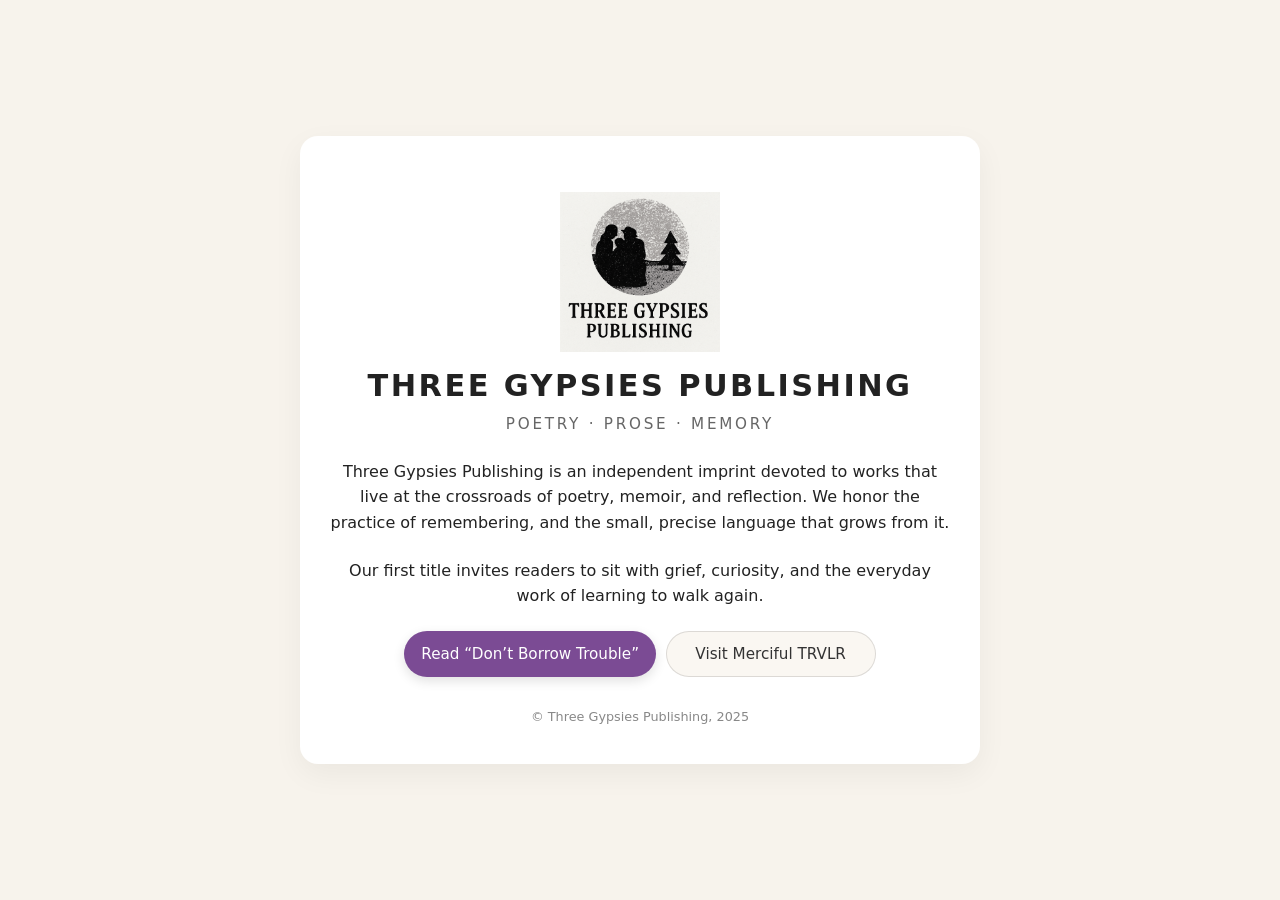
<file: three-gypsies-publishing.html>
<!DOCTYPE html>
<html lang="en">
<head>
  <meta charset="UTF-8" />
  <title>Three Gypsies Publishing</title>
  <meta name="viewport" content="width=device-width, initial-scale=1" />
  <style>
    :root {
      --bg: #f7f3ec;
      --fg: #222222;
      --accent: #7b4b94;
    }

    * {
      box-sizing: border-box;
    }

    body {
      margin: 0;
      font-family: -apple-system, system-ui, BlinkMacSystemFont, "Segoe UI", sans-serif;
      background: var(--bg);
      color: var(--fg);
      display: flex;
      min-height: 100vh;
      align-items: center;
      justify-content: center;
    }

    .wrapper {
      max-width: 680px;
      padding: 2.5rem 1.75rem;
      background: #ffffff;
      box-shadow: 0 10px 30px rgba(0,0,0,0.05);
      border-radius: 18px;
      text-align: center;
    }

    h1 {
      font-size: 1.9rem;
      letter-spacing: 0.08em;
      text-transform: uppercase;
      margin: 0 0 0.75rem;
    }

    .tagline {
      font-size: 0.95rem;
      text-transform: uppercase;
      letter-spacing: 0.18em;
      color: #666;
      margin-bottom: 1.6rem;
    }

    p {
      line-height: 1.6;
      margin: 0 0 1.4rem;
    }

    .links {
      display: flex;
      flex-direction: column;
      gap: 0.6rem;
      margin-top: 1.4rem;
    }

    .links a {
      text-decoration: none;
      padding: 0.8rem 1rem;
      border-radius: 999px;
      border: 1px solid rgba(0,0,0,0.12);
      transition: background 0.15s ease, transform 0.05s ease, box-shadow 0.15s ease;
      font-size: 0.95rem;
    }

    .links a.primary {
      background: var(--accent);
      color: #fff;
      border-color: transparent;
      box-shadow: 0 4px 12px rgba(0,0,0,0.12);
    }

    .links a.primary:hover {
      transform: translateY(-1px);
      box-shadow: 0 6px 18px rgba(0,0,0,0.16);
    }

    .links a.secondary {
      background: #faf7f2;
      color: #333;
    }

    .links a.secondary:hover {
      background: #f0ebe3;
    }

    footer {
      margin-top: 2rem;
      font-size: 0.8rem;
      color: #888;
    }

    @media (min-width: 640px) {
      .links {
        flex-direction: row;
        justify-content: center;
      }

      .links a {
        min-width: 210px;
      }
    }
  </style>
</head>
<body>
  <div class="wrapper">
    <img src="3gypsies3.png" alt="Three Gypsies Publishing logo" style="max-width: 160px; margin: 1rem auto; display: block;" />
<h1>Three Gypsies Publishing</h1>
    <div class="tagline">Poetry · Prose · Memory</div>

    <p>
      Three Gypsies Publishing is an independent imprint devoted to works that
      live at the crossroads of poetry, memoir, and reflection. We honor the
      practice of remembering, and the small, precise language that grows from it.
    </p>

    <p>
      Our first title invites readers to sit with grief, curiosity, and the
      everyday work of learning to walk again.
    </p>

    <div class="links">
      <!-- TODO: replace the # with the actual URL to your book -->
      <a class="primary" href="#" target="_blank" rel="noopener noreferrer">
        Read “Don’t Borrow Trouble”
      </a>

      <!-- TODO: replace the # with the actual URL to your Merciful TRVLR site or link hub -->
      <a class="secondary" href="https://mercifultrvlr.hearnow.com/" target="_blank" rel="noopener noreferrer">
        Visit Merciful TRVLR
      </a>
    </div>

    <footer>
      &copy; Three Gypsies Publishing, 2025
    </footer>
  </div>
</body>
</html>
</file>
<file: styles.css>
:root{
  --bg: #f7f6f2;
  --ink: #1a1a1a;
  --muted: #5f5f5f;
  --card: rgba(255,255,255,.65);
  --border: rgba(26,26,26,.18);
  --shadow: 0 10px 30px rgba(0,0,0,.06);
  --radius: 18px;
}

* { box-sizing: border-box; }

body{
  margin:0;
  font-family: Georgia, "Times New Roman", serif;
  background:
    radial-gradient(1200px 600px at 50% -120px, rgba(26,26,26,.06), transparent 60%),
    var(--bg);
  color: var(--ink);
  text-align: center;
  -webkit-font-smoothing: antialiased;
  -moz-osx-font-smoothing: grayscale;
}

.container{
  max-width: 980px;
  margin: 0 auto;
  padding: 56px 18px 44px;
}

.card{
  background: var(--card);
  border: 1px solid var(--border);
  border-radius: var(--radius);
  box-shadow: var(--shadow);
  padding: 34px 18px 26px;
  backdrop-filter: blur(6px);
}

header{
  display:flex;
  flex-direction: column;
  align-items: center;
  gap: 12px;
  margin-bottom: 18px;
}

img.logo{
  width: min(280px, 70vw);
  height: auto;
  display:block;
}

.tagline{
  max-width: 58ch;
  margin: 8px auto 0;
  font-size: 1.06rem;
  line-height: 1.65;
  color: var(--muted);
}

.links{
  display:flex;
  flex-direction: column;
  gap: 14px;
  margin: 26px auto 0;
  max-width: 520px;
}

a.button{
  display:flex;
  align-items:center;
  justify-content: space-between;
  gap: 14px;

  text-decoration:none;
  border: 1px solid var(--border);
  border-radius: 14px;
  padding: 14px 16px;
  font-size: 1rem;
  color: var(--ink);
  background: rgba(247,246,242,.55);
  transition: transform .12s ease, background .12s ease, border-color .12s ease;
}

a.button:hover{
  transform: translateY(-1px);
  background: rgba(26,26,26,.06);
  border-color: rgba(26,26,26,.30);
}

a.button:focus{
  outline: 3px solid rgba(26,26,26,.25);
  outline-offset: 3px;
}

.hint{
  font-size: .92rem;
  color: var(--muted);
  opacity: .9;
  white-space: nowrap;
}

/* ---- ABOUT (wider canvas, readable text) ---- */
.about{
  max-width: 1200px;   /* wider so it doesn't feel thin */
  margin: 4rem auto 0;
  padding: 0 2rem;
  text-align: center;
}

.about h2{
  font-size: 1.05rem;
  letter-spacing: 0.04em;
  text-transform: uppercase;
  margin-bottom: 2rem;
}

.about-grid{
  display: grid;
  grid-template-columns: minmax(220px, 1fr) minmax(480px, 2fr) minmax(220px, 1fr);
  gap: 2.5rem;
  align-items: start;
}

.about-text{
  max-width: 600px;   /* keep reading column humane */
  margin: 0 auto;
  text-align: left;
}

.about-text p{
  font-size: 1rem;
  line-height: 1.7;
  margin-bottom: 1.1rem;
  color: #555;
}

.about-image{
  text-align: center;
}

.about-image img{
  width: 100%;
  height: auto;
  max-width: 240px;
  border-radius: 4px;
}

.about-image.book img{
  box-shadow: 0 8px 24px rgba(0,0,0,0.12);
}

.about-image.author img{
  border-radius: 50%;
  max-width: 180px;
}

.about-image figcaption{
  margin-top: 0.6rem;
  font-size: 0.85rem;
  color: #777;
}

.about-contact{
  margin-top: 1.6rem;
  font-size: 0.95rem;
}

.about-contact a{
  color: inherit;
  text-decoration: none;
  border-bottom: 1px solid rgba(0,0,0,0.3);
}

.about-contact a:hover{
  border-bottom-color: rgba(0,0,0,0.7);
}

footer{
  margin-top: 16px;
  font-size: 0.85rem;
  color: #666;
}

.footer-links{
  display:flex;
  justify-content:center;
  gap: 14px;
  flex-wrap: wrap;
  margin-top: 8px;
}

.footer-links a{
  color: #666;
  text-decoration: none;
  border-bottom: 1px solid rgba(102,102,102,.35);
}
.footer-links a:hover{
  border-bottom-color: rgba(102,102,102,.8);
}

/* Mobile */
@media (max-width: 900px){
  .about-grid{ grid-template-columns: 1fr; }
  .about{ padding: 0 1rem; }
}
</file>
